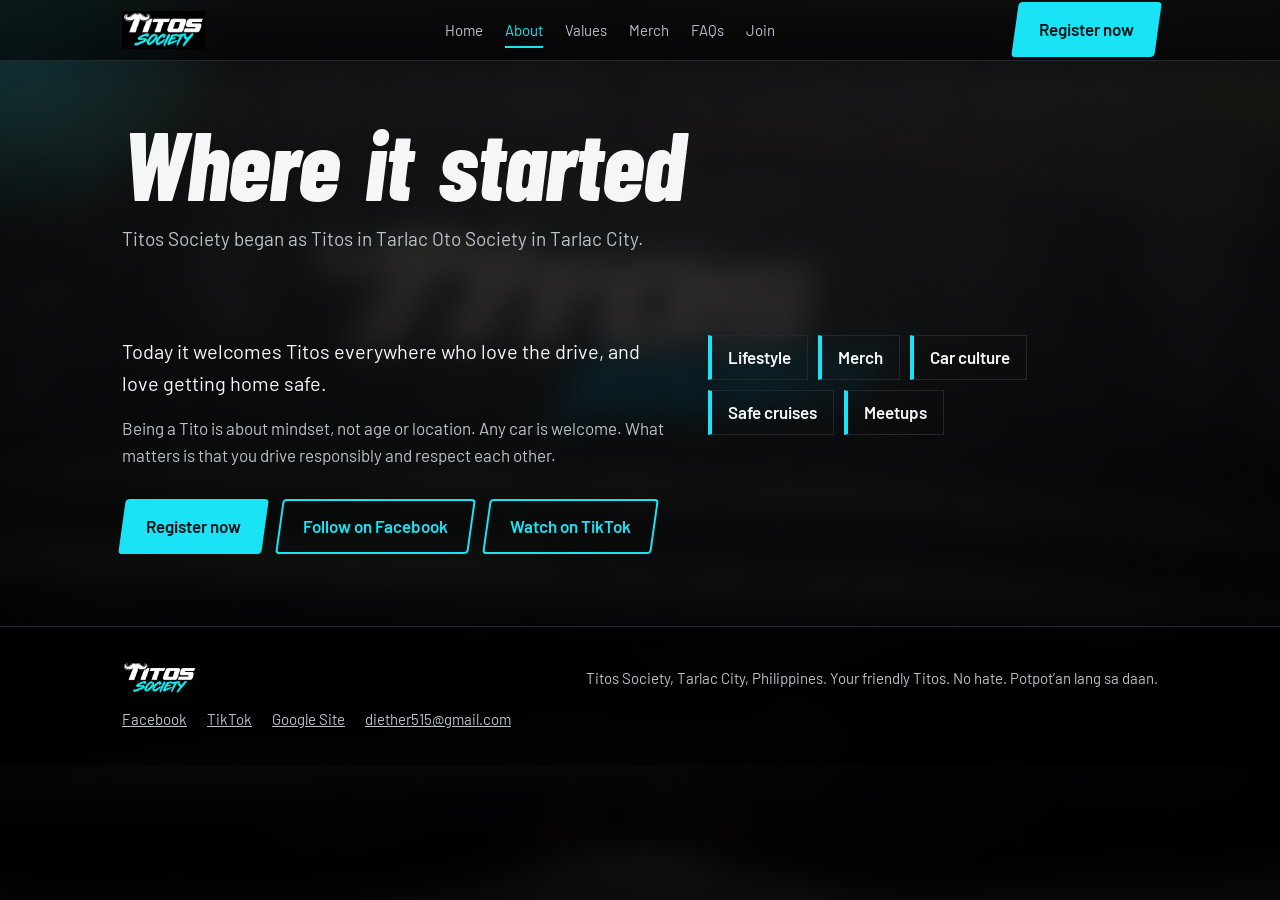
<file: about.html>
<!DOCTYPE html>
<html lang="en">
<head>
<meta charset="utf-8">
<meta name="viewport" content="width=device-width, initial-scale=1, viewport-fit=cover">
<meta name="color-scheme" content="dark">
<title>About | Titos Society</title>
<meta name="description" content="How Titos Society started in Tarlac City and who it welcomes.">
<link rel="icon" href="logo.png">
<link rel="preconnect" href="https://fonts.googleapis.com">
<link rel="preconnect" href="https://fonts.gstatic.com" crossorigin>
<link href="https://fonts.googleapis.com/css2?family=Barlow+Condensed:ital,wght@1,700;1,800&family=Barlow:wght@400;500;600&display=swap" rel="stylesheet">
<link rel="stylesheet" href="style.css">
</head>
<body>
<div class="bg" aria-hidden="true"><i class="s s1"></i><i class="s s2"></i><i class="s s3"></i><i class="s s4"></i><span class="streak"></span><span class="streak"></span><b class="glow"></b></div>
<div class="pt" aria-hidden="true"></div>
<header><div class="wrap">
  <a href="home.html" aria-label="Titos Society home"><img src="logo.png" alt="Titos Society"></a>
  <nav id="nav" aria-label="Main"><a href="home.html">Home</a><a href="about.html" class=on aria-current=page>About</a><a href="values.html">Values</a><a href="merch.html">Merch</a><a href="faq.html">FAQs</a><a href="join.html">Join</a></nav>
  <a class="btn p" href="join.html"><span>Register now</span></a>
  <button class="mb" id="mb" aria-expanded="false" aria-controls="nav">Menu</button>
</div></header>
<main id="top">
<div class="wrap ph"><h1 class="d">Where it started</h1><p>Titos Society began as Titos in Tarlac Oto Society in Tarlac City.</p></div><section><div class="wrap about">
  <div>
    <p>Today it welcomes Titos everywhere who love the drive, and love getting home safe.</p>
    <p>Being a Tito is about mindset, not age or location. Any car is welcome. What matters is that you drive responsibly and respect each other.</p>
    <div class="acts"><a class="btn p" href="join.html"><span>Register now</span></a><a class="btn g" href="https://www.facebook.com/profile.php?id=61595237911390" target="_blank" rel="noopener"><span>Follow on Facebook</span></a><a class="btn g" href="https://www.tiktok.com/@titos.society" target="_blank" rel="noopener"><span>Watch on TikTok</span></a></div>
  </div>
  <div class="tags" aria-label="What we’re about"><b>Lifestyle</b><b>Merch</b><b>Car culture</b><b>Safe cruises</b><b>Meetups</b></div>
</div></section>
</main>
<footer><div class="wrap">
  <img src="logo.png" alt="Titos Society">
  <span>Titos Society, Tarlac City, Philippines. Your friendly Titos. No hate. Potpot’an lang sa daan.</span>
  <span class="soc"><a href="https://www.facebook.com/profile.php?id=61595237911390" target="_blank" rel="noopener">Facebook</a><a href="https://www.tiktok.com/@titos.society" target="_blank" rel="noopener">TikTok</a><a href="https://sites.google.com/view/titosociety/home" target="_blank" rel="noopener">Google Site</a><a href="mailto:diether515@gmail.com">diether515@gmail.com</a></span>
</div></footer>
<script src="main.js" defer></script>
</body>
</html>
</file>
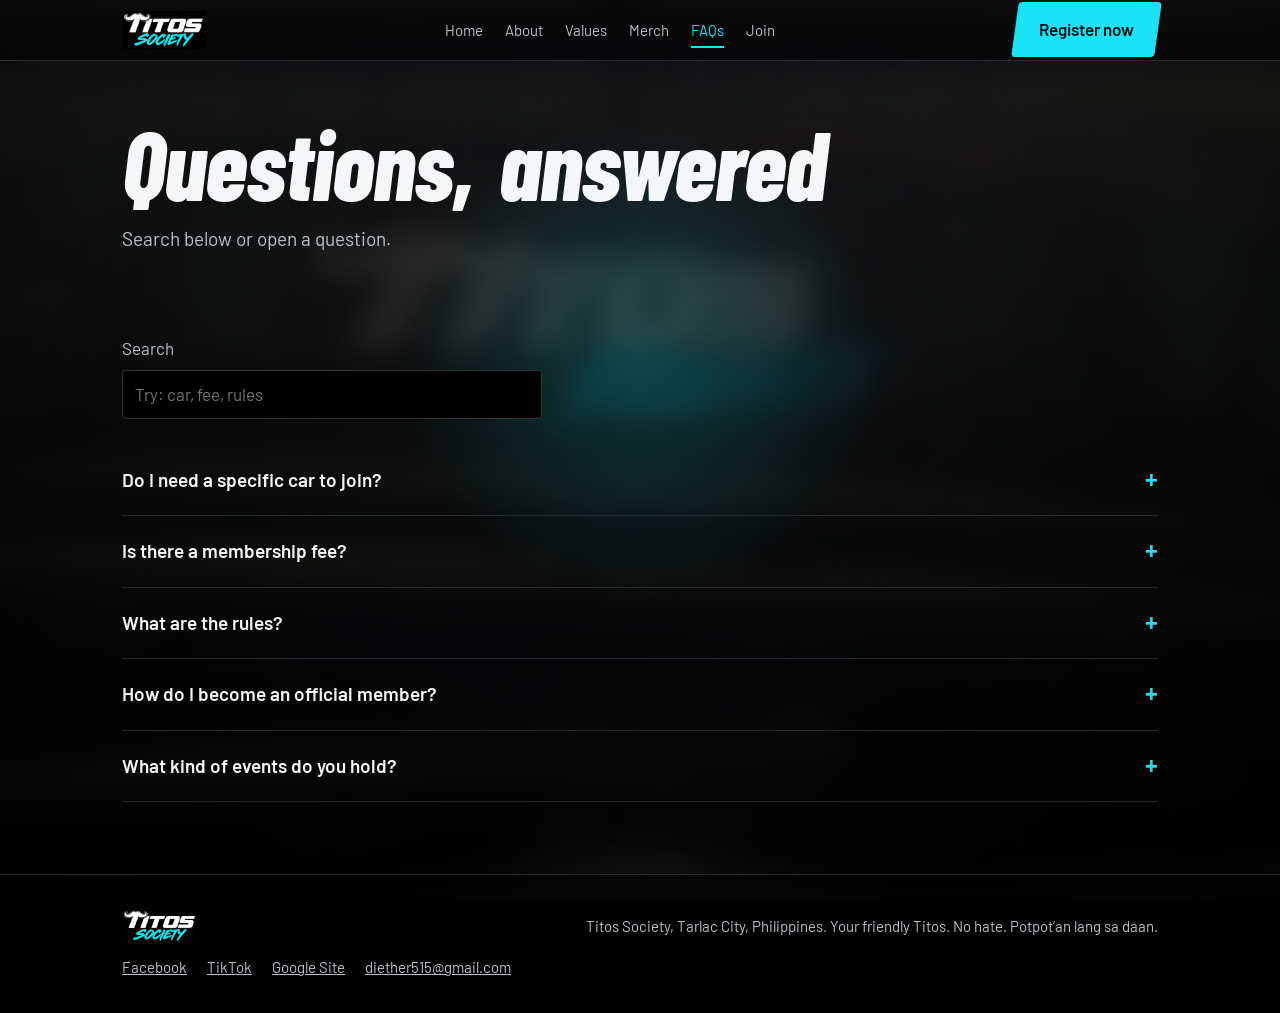
<file: faq.html>
<!DOCTYPE html>
<html lang="en">
<head>
<meta charset="utf-8">
<meta name="viewport" content="width=device-width, initial-scale=1, viewport-fit=cover">
<meta name="color-scheme" content="dark">
<title>Questions, answered | Titos Society</title>
<meta name="description" content="Answers about joining Titos Society: cars, fees, rules, membership, and events.">
<link rel="icon" href="logo.png">
<link rel="preconnect" href="https://fonts.googleapis.com">
<link rel="preconnect" href="https://fonts.gstatic.com" crossorigin>
<link href="https://fonts.googleapis.com/css2?family=Barlow+Condensed:ital,wght@1,700;1,800&family=Barlow:wght@400;500;600&display=swap" rel="stylesheet">
<link rel="stylesheet" href="style.css">
</head>
<body>
<div class="bg" aria-hidden="true"><i class="s s1"></i><i class="s s2"></i><i class="s s3"></i><i class="s s4"></i><span class="streak"></span><span class="streak"></span><b class="glow"></b></div>
<div class="pt" aria-hidden="true"></div>
<header><div class="wrap">
  <a href="home.html" aria-label="Titos Society home"><img src="logo.png" alt="Titos Society"></a>
  <nav id="nav" aria-label="Main"><a href="home.html">Home</a><a href="about.html">About</a><a href="values.html">Values</a><a href="merch.html">Merch</a><a href="faq.html" class=on aria-current=page>FAQs</a><a href="join.html">Join</a></nav>
  <a class="btn p" href="join.html"><span>Register now</span></a>
  <button class="mb" id="mb" aria-expanded="false" aria-controls="nav">Menu</button>
</div></header>
<main id="top">
<div class="wrap ph"><h1 class="d">Questions, answered</h1><p>Search below or open a question.</p></div><section><div class="wrap">
  <label for="q" class="lead" style="display:block;margin:0 0 8px">Search</label>
  <input id="q" class="field" type="search" placeholder="Try: car, fee, rules" style="max-width:420px;margin:0 0 26px;background:#000;border:1px solid #333;border-radius:4px;padding:10px 12px;color:var(--ink);font:inherit;width:100%">
  <div id="list">
  <details><summary>Do I need a specific car to join?</summary><p>Any car is welcome. What matters is that you drive responsibly and respect the code of conduct.</p></details>
  <details><summary>Is there a membership fee?</summary><p>The application is free. Any membership fee details are shared by the admins after your application is reviewed.</p></details>
  <details><summary>What are the rules?</summary><p>Follow Philippine traffic laws, wear your seatbelt, never drive under the influence, and never race, drift, or do burnouts on public roads. Keep the community respectful and non-toxic. Rule breaking leads to a verbal warning, then temporary suspension, then removal. Serious violations can mean immediate suspension or removal.</p></details>
  <details><summary>How do I become an official member?</summary><p>Send your application, then attend at least two community meetups or activities. It helps everyone get to know you and helps you get to know the Society’s values.</p></details>
  <details><summary>What kind of events do you hold?</summary><p>Safe cruises, meetups, and community activities. Details are posted to members after approval.</p></details>
  </div>
  <p id="none" class="lead" hidden>No match. Ask us on <a href="https://m.me/61595237911390" target="_blank" rel="noopener" style="color:var(--cy)">Messenger</a> or email <a href="mailto:diether515@gmail.com" style="color:var(--cy)">diether515@gmail.com</a>.</p>
</div></section>
</main>
<footer><div class="wrap">
  <img src="logo.png" alt="Titos Society">
  <span>Titos Society, Tarlac City, Philippines. Your friendly Titos. No hate. Potpot’an lang sa daan.</span>
  <span class="soc"><a href="https://www.facebook.com/profile.php?id=61595237911390" target="_blank" rel="noopener">Facebook</a><a href="https://www.tiktok.com/@titos.society" target="_blank" rel="noopener">TikTok</a><a href="https://sites.google.com/view/titosociety/home" target="_blank" rel="noopener">Google Site</a><a href="mailto:diether515@gmail.com">diether515@gmail.com</a></span>
</div></footer>
<script src="main.js" defer></script><script src="faq.js" defer></script>
</body>
</html>
</file>
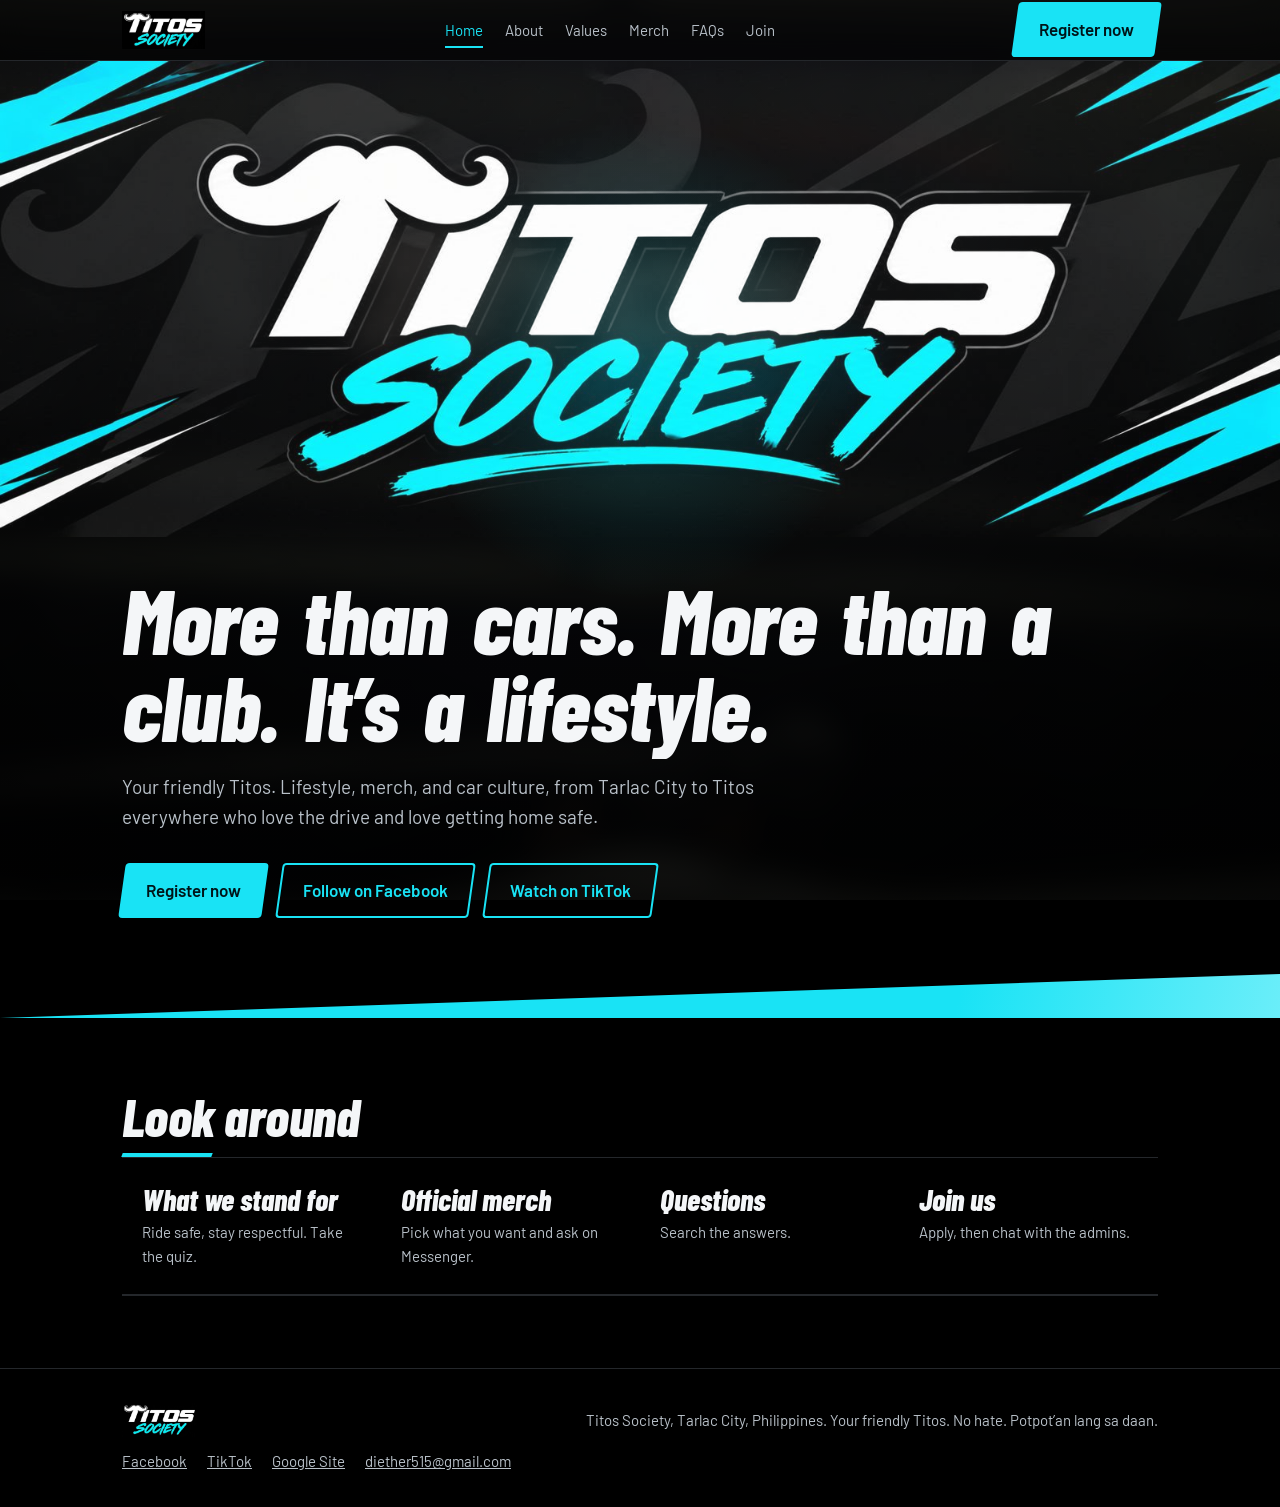
<file: home.html>
<!DOCTYPE html>
<html lang="en">
<head>
<meta charset="utf-8">
<meta name="viewport" content="width=device-width, initial-scale=1, viewport-fit=cover">
<meta name="color-scheme" content="dark">
<title>Lifestyle, Merch and Car Culture in Tarlac City | Titos Society</title>
<meta name="description" content="Titos Society is a friendly car community from Tarlac City. More than cars, more than a club, it’s a lifestyle.">
<link rel="icon" href="logo.png">
<link rel="preconnect" href="https://fonts.googleapis.com">
<link rel="preconnect" href="https://fonts.gstatic.com" crossorigin>
<link href="https://fonts.googleapis.com/css2?family=Barlow+Condensed:ital,wght@1,700;1,800&family=Barlow:wght@400;500;600&display=swap" rel="stylesheet">
<link rel="stylesheet" href="style.css">
</head>
<body>
<div class="bg" aria-hidden="true"><i class="s s1"></i><i class="s s2"></i><i class="s s3"></i><i class="s s4"></i><span class="streak"></span><span class="streak"></span><b class="glow"></b></div>
<div class="pt" aria-hidden="true"></div>
<header><div class="wrap">
  <a href="home.html" aria-label="Titos Society home"><img src="logo.png" alt="Titos Society"></a>
  <nav id="nav" aria-label="Main"><a href="home.html" class=on aria-current=page>Home</a><a href="about.html">About</a><a href="values.html">Values</a><a href="merch.html">Merch</a><a href="faq.html">FAQs</a><a href="join.html">Join</a></nav>
  <a class="btn p" href="join.html"><span>Register now</span></a>
  <button class="mb" id="mb" aria-expanded="false" aria-controls="nav">Menu</button>
</div></header>
<main id="top">
<div class="hero">
  <img src="banner.jpg" alt="Titos Society banner">
  <div class="wrap">
    <h1 class="d">More than cars. More than a club. It’s a lifestyle.</h1>
    <p>Your friendly Titos. Lifestyle, merch, and car culture, from Tarlac City to Titos everywhere who love the drive and love getting home safe.</p>
    <div class="acts"><a class="btn p" href="join.html"><span>Register now</span></a><a class="btn g" href="https://www.facebook.com/profile.php?id=61595237911390" target="_blank" rel="noopener"><span>Follow on Facebook</span></a><a class="btn g" href="https://www.tiktok.com/@titos.society" target="_blank" rel="noopener"><span>Watch on TikTok</span></a></div>
  </div>
</div>
<div class="shard" aria-hidden="true"></div>
<section><div class="wrap">
  <h2 class="d">Look around</h2>
  <div class="tiles">
    <a class="tile" href="values.html"><h3>What we stand for</h3><p>Ride safe, stay respectful. Take the quiz.</p></a>
    <a class="tile" href="merch.html"><h3>Official merch</h3><p>Pick what you want and ask on Messenger.</p></a>
    <a class="tile" href="faq.html"><h3>Questions</h3><p>Search the answers.</p></a>
    <a class="tile" href="join.html"><h3>Join us</h3><p>Apply, then chat with the admins.</p></a>
  </div>
</div></section>
</main>
<footer><div class="wrap">
  <img src="logo.png" alt="Titos Society">
  <span>Titos Society, Tarlac City, Philippines. Your friendly Titos. No hate. Potpot’an lang sa daan.</span>
  <span class="soc"><a href="https://www.facebook.com/profile.php?id=61595237911390" target="_blank" rel="noopener">Facebook</a><a href="https://www.tiktok.com/@titos.society" target="_blank" rel="noopener">TikTok</a><a href="https://sites.google.com/view/titosociety/home" target="_blank" rel="noopener">Google Site</a><a href="mailto:diether515@gmail.com">diether515@gmail.com</a></span>
</div></footer>
<script src="main.js" defer></script>
</body>
</html>
</file>
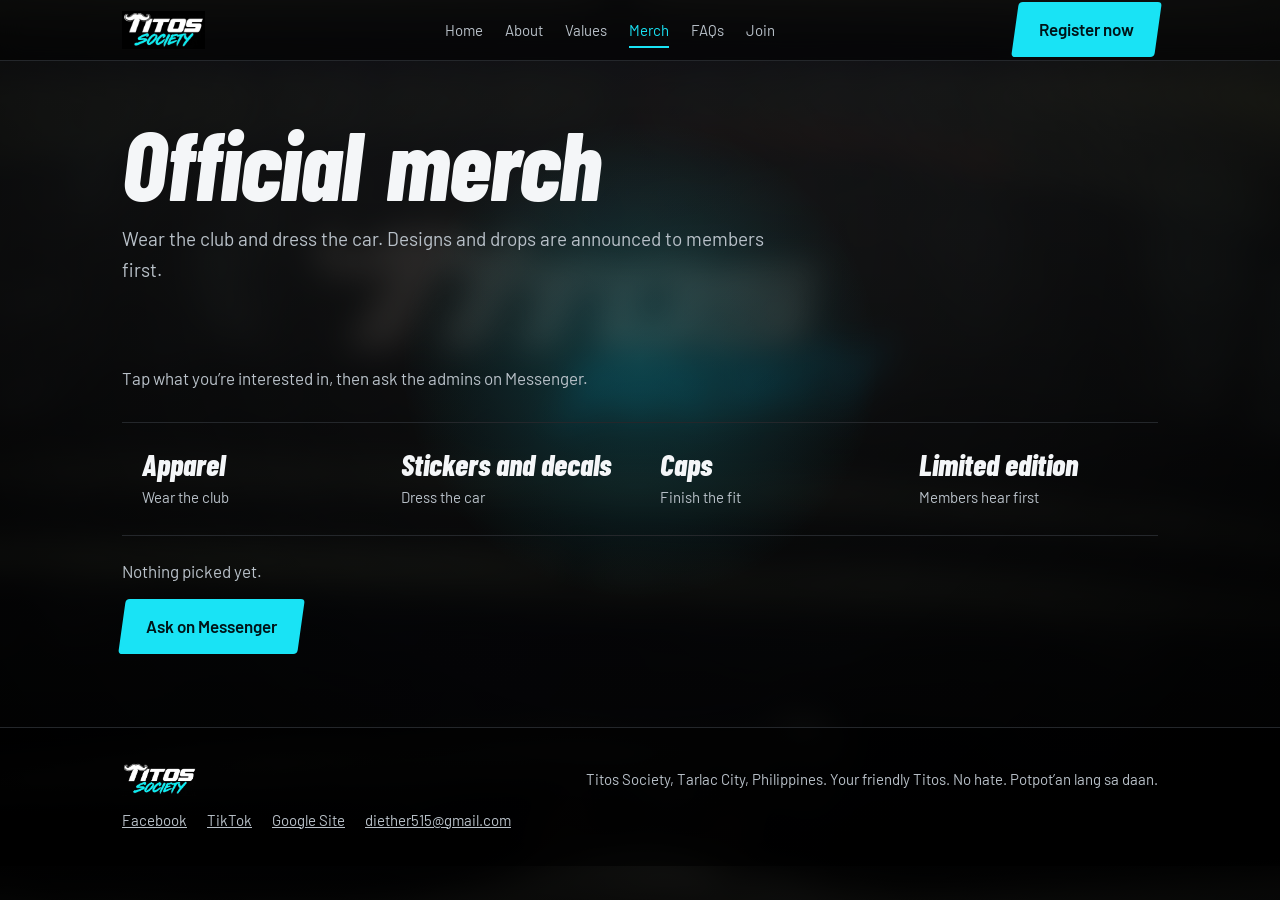
<file: merch.html>
<!DOCTYPE html>
<html lang="en">
<head>
<meta charset="utf-8">
<meta name="viewport" content="width=device-width, initial-scale=1, viewport-fit=cover">
<meta name="color-scheme" content="dark">
<title>Official merch | Titos Society</title>
<meta name="description" content="Titos Society apparel, stickers and decals, caps, and limited edition drops.">
<link rel="icon" href="logo.png">
<link rel="preconnect" href="https://fonts.googleapis.com">
<link rel="preconnect" href="https://fonts.gstatic.com" crossorigin>
<link href="https://fonts.googleapis.com/css2?family=Barlow+Condensed:ital,wght@1,700;1,800&family=Barlow:wght@400;500;600&display=swap" rel="stylesheet">
<link rel="stylesheet" href="style.css">
</head>
<body>
<div class="bg" aria-hidden="true"><i class="s s1"></i><i class="s s2"></i><i class="s s3"></i><i class="s s4"></i><span class="streak"></span><span class="streak"></span><b class="glow"></b></div>
<div class="pt" aria-hidden="true"></div>
<header><div class="wrap">
  <a href="home.html" aria-label="Titos Society home"><img src="logo.png" alt="Titos Society"></a>
  <nav id="nav" aria-label="Main"><a href="home.html">Home</a><a href="about.html">About</a><a href="values.html">Values</a><a href="merch.html" class=on aria-current=page>Merch</a><a href="faq.html">FAQs</a><a href="join.html">Join</a></nav>
  <a class="btn p" href="join.html"><span>Register now</span></a>
  <button class="mb" id="mb" aria-expanded="false" aria-controls="nav">Menu</button>
</div></header>
<main id="top">
<div class="wrap ph"><h1 class="d">Official merch</h1><p>Wear the club and dress the car. Designs and drops are announced to members first.</p></div><section><div class="wrap">
  <p class="lead" style="margin-top:0">Tap what you’re interested in, then ask the admins on Messenger.</p>
  <div class="tiles" id="picks">
    <button class="tile" type="button" aria-pressed="false" data-n="Apparel"><h3>Apparel</h3><p>Wear the club</p></button>
    <button class="tile" type="button" aria-pressed="false" data-n="Stickers and decals"><h3>Stickers and decals</h3><p>Dress the car</p></button>
    <button class="tile" type="button" aria-pressed="false" data-n="Caps"><h3>Caps</h3><p>Finish the fit</p></button>
    <button class="tile" type="button" aria-pressed="false" data-n="Limited edition"><h3>Limited edition</h3><p>Members hear first</p></button>
  </div>
  <p class="sum" id="sum" aria-live="polite">Nothing picked yet.</p>
  <button class="btn p" id="ask" type="button" disabled><span>Ask on Messenger</span></button>
  <p class="lead" id="mnote" hidden style="margin:16px 0 0">Your message is copied. Paste it in the chat and send. <a href="https://m.me/61595237911390" target="_blank" rel="noopener" style="color:var(--cy)">Open Messenger</a></p>
</div></section>
</main>
<footer><div class="wrap">
  <img src="logo.png" alt="Titos Society">
  <span>Titos Society, Tarlac City, Philippines. Your friendly Titos. No hate. Potpot’an lang sa daan.</span>
  <span class="soc"><a href="https://www.facebook.com/profile.php?id=61595237911390" target="_blank" rel="noopener">Facebook</a><a href="https://www.tiktok.com/@titos.society" target="_blank" rel="noopener">TikTok</a><a href="https://sites.google.com/view/titosociety/home" target="_blank" rel="noopener">Google Site</a><a href="mailto:diether515@gmail.com">diether515@gmail.com</a></span>
</div></footer>
<script src="main.js" defer></script><script src="merch.js" defer></script>
</body>
</html>
</file>
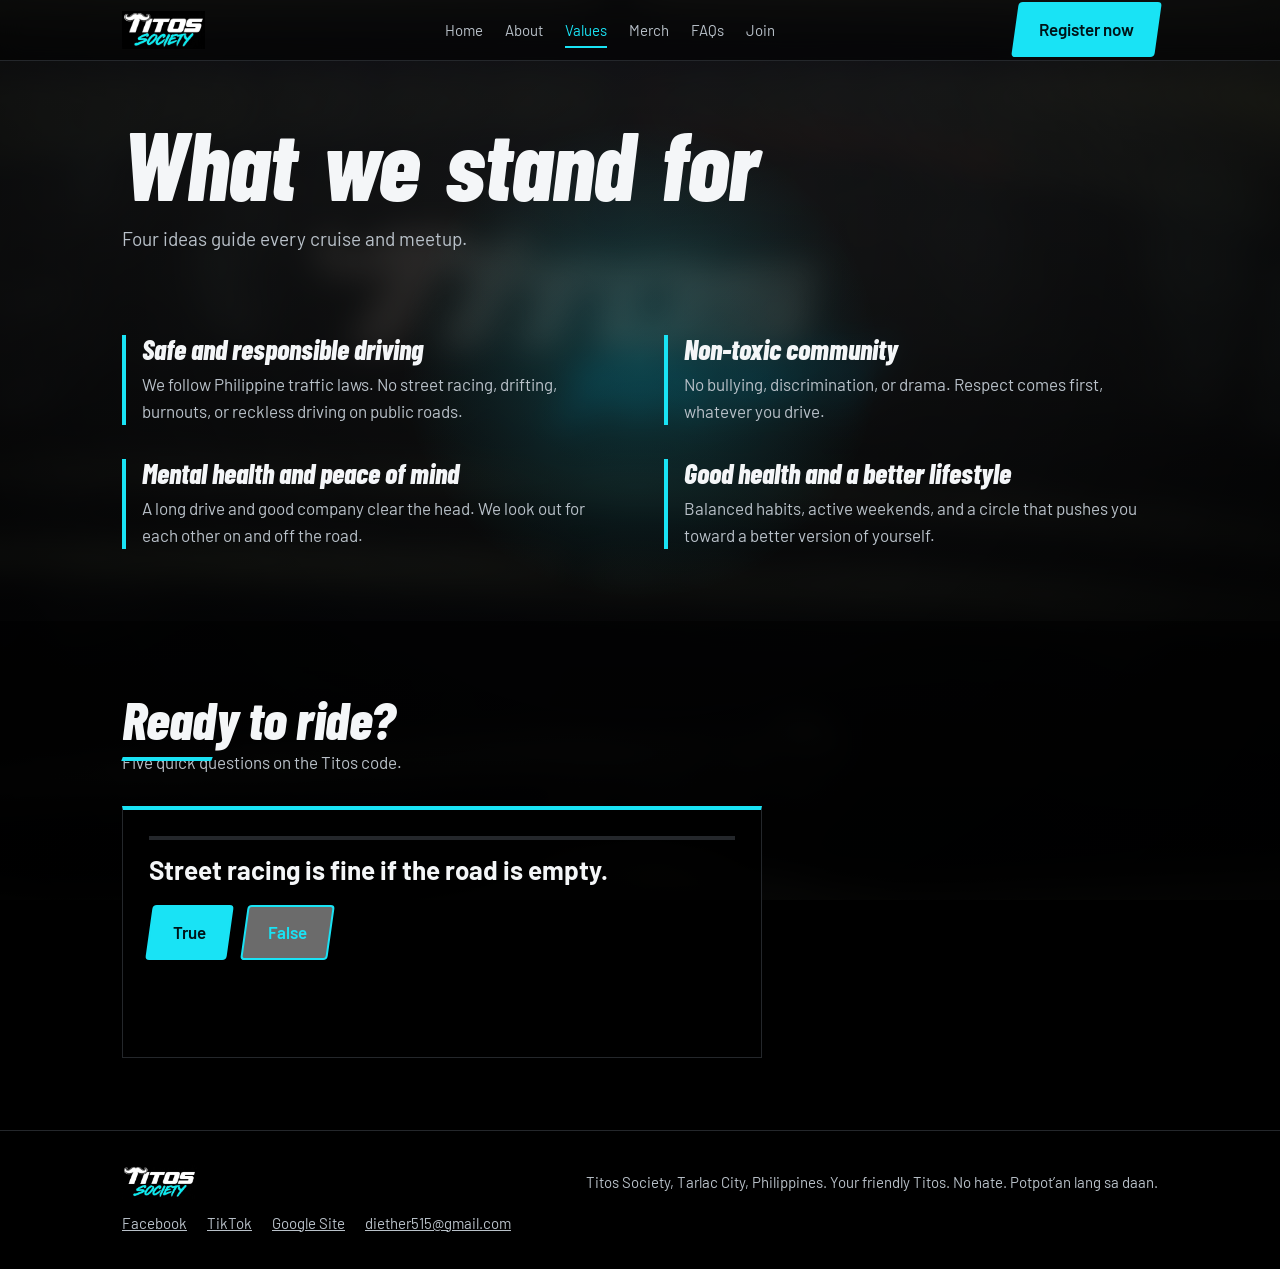
<file: values.html>
<!DOCTYPE html>
<html lang="en">
<head>
<meta charset="utf-8">
<meta name="viewport" content="width=device-width, initial-scale=1, viewport-fit=cover">
<meta name="color-scheme" content="dark">
<title>What we stand for | Titos Society</title>
<meta name="description" content="The Titos Society code: safe driving, a non-toxic community, peace of mind, and a better lifestyle.">
<link rel="icon" href="logo.png">
<link rel="preconnect" href="https://fonts.googleapis.com">
<link rel="preconnect" href="https://fonts.gstatic.com" crossorigin>
<link href="https://fonts.googleapis.com/css2?family=Barlow+Condensed:ital,wght@1,700;1,800&family=Barlow:wght@400;500;600&display=swap" rel="stylesheet">
<link rel="stylesheet" href="style.css">
</head>
<body>
<div class="bg" aria-hidden="true"><i class="s s1"></i><i class="s s2"></i><i class="s s3"></i><i class="s s4"></i><span class="streak"></span><span class="streak"></span><b class="glow"></b></div>
<div class="pt" aria-hidden="true"></div>
<header><div class="wrap">
  <a href="home.html" aria-label="Titos Society home"><img src="logo.png" alt="Titos Society"></a>
  <nav id="nav" aria-label="Main"><a href="home.html">Home</a><a href="about.html">About</a><a href="values.html" class=on aria-current=page>Values</a><a href="merch.html">Merch</a><a href="faq.html">FAQs</a><a href="join.html">Join</a></nav>
  <a class="btn p" href="join.html"><span>Register now</span></a>
  <button class="mb" id="mb" aria-expanded="false" aria-controls="nav">Menu</button>
</div></header>
<main id="top">
<div class="wrap ph"><h1 class="d">What we stand for</h1><p>Four ideas guide every cruise and meetup.</p></div><section><div class="wrap"><div class="vals">
  <div><h3>Safe and responsible driving</h3><p>We follow Philippine traffic laws. No street racing, drifting, burnouts, or reckless driving on public roads.</p></div>
  <div><h3>Non-toxic community</h3><p>No bullying, discrimination, or drama. Respect comes first, whatever you drive.</p></div>
  <div><h3>Mental health and peace of mind</h3><p>A long drive and good company clear the head. We look out for each other on and off the road.</p></div>
  <div><h3>Good health and a better lifestyle</h3><p>Balanced habits, active weekends, and a circle that pushes you toward a better version of yourself.</p></div>
</div></div></section>
<section class="alt"><div class="wrap">
  <h2 class="d">Ready to ride?</h2>
  <p class="lead">Five quick questions on the Titos code.</p>
  <div class="qz" id="quiz" aria-live="polite"></div>
</div></section>
</main>
<footer><div class="wrap">
  <img src="logo.png" alt="Titos Society">
  <span>Titos Society, Tarlac City, Philippines. Your friendly Titos. No hate. Potpot’an lang sa daan.</span>
  <span class="soc"><a href="https://www.facebook.com/profile.php?id=61595237911390" target="_blank" rel="noopener">Facebook</a><a href="https://www.tiktok.com/@titos.society" target="_blank" rel="noopener">TikTok</a><a href="https://sites.google.com/view/titosociety/home" target="_blank" rel="noopener">Google Site</a><a href="mailto:diether515@gmail.com">diether515@gmail.com</a></span>
</div></footer>
<script src="main.js" defer></script><script src="quiz.js" defer></script>
</body>
</html>
</file>
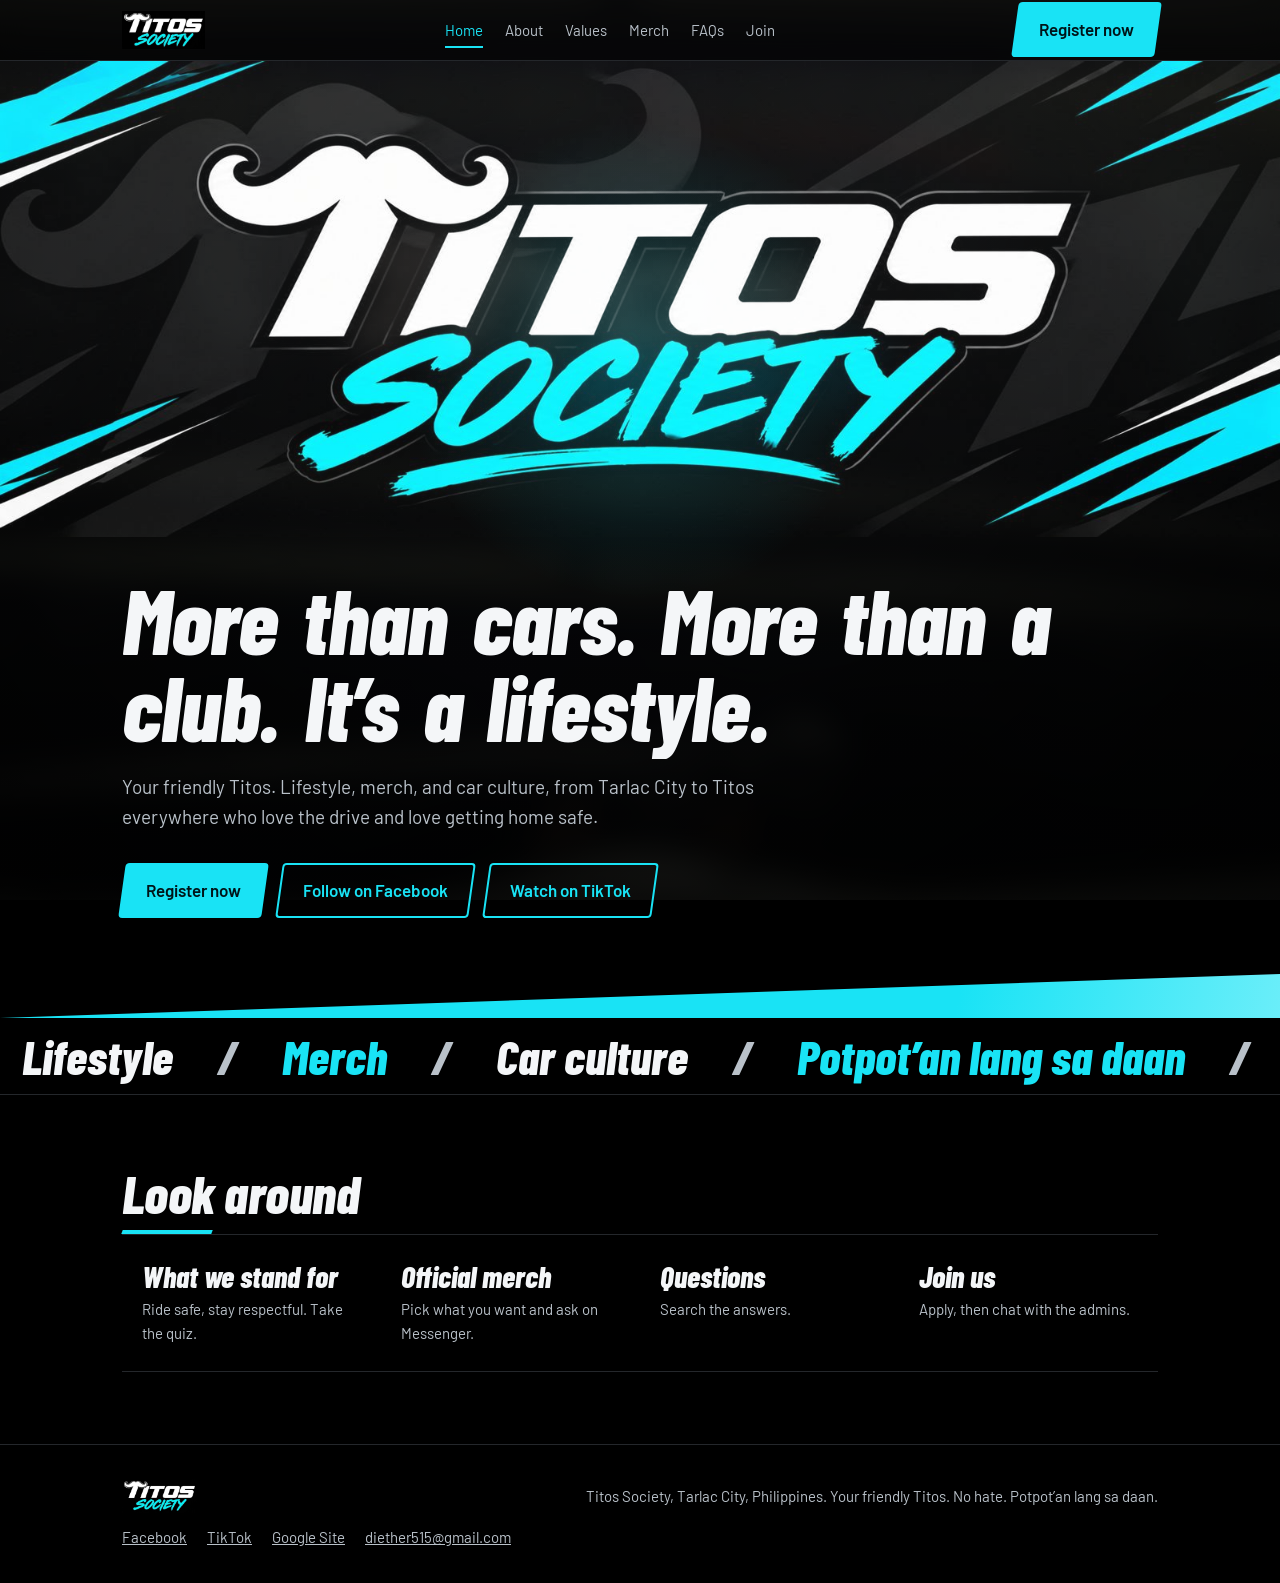
<file: new titos/home.html>
<!DOCTYPE html>
<html lang="en">
<head>
<meta charset="utf-8">
<meta name="viewport" content="width=device-width, initial-scale=1, viewport-fit=cover">
<meta name="color-scheme" content="dark">
<title>Lifestyle, Merch and Car Culture in Tarlac City | Titos Society</title>
<meta name="description" content="Titos Society is a friendly car community from Tarlac City. More than cars, more than a club, it’s a lifestyle.">
<link rel="icon" href="logo.png">
<link rel="preconnect" href="https://fonts.googleapis.com">
<link rel="preconnect" href="https://fonts.gstatic.com" crossorigin>
<link href="https://fonts.googleapis.com/css2?family=Barlow+Condensed:ital,wght@1,700;1,800&family=Barlow:wght@400;500;600&display=swap" rel="stylesheet">
<link rel="stylesheet" href="style.css">
</head>
<body>
<div class="bg" aria-hidden="true"><i class="s s1"></i><i class="s s2"></i><i class="s s3"></i><i class="s s4"></i><span class="streak"></span><span class="streak"></span><b class="glow"></b></div>
<div class="pt" aria-hidden="true"></div>
<header><div class="wrap">
  <a href="home.html" aria-label="Titos Society home"><img src="logo.png" alt="Titos Society"></a>
  <nav id="nav" aria-label="Main"><a href="home.html" class=on aria-current=page>Home</a><a href="about.html">About</a><a href="values.html">Values</a><a href="merch.html">Merch</a><a href="faq.html">FAQs</a><a href="join.html">Join</a></nav>
  <a class="btn p" href="join.html"><span>Register now</span></a>
  <button class="mb" id="mb" aria-expanded="false" aria-controls="nav">Menu</button>
</div></header>
<main id="top">
<div class="hero">
  <img src="banner.jpg" alt="Titos Society banner">
  <div class="wrap">
    <h1 class="d">More than cars. More than a club. It’s a lifestyle.</h1>
    <p>Your friendly Titos. Lifestyle, merch, and car culture, from Tarlac City to Titos everywhere who love the drive and love getting home safe.</p>
    <div class="acts"><a class="btn p" href="join.html"><span>Register now</span></a><a class="btn g" href="https://www.facebook.com/profile.php?id=61595237911390" target="_blank" rel="noopener"><span>Follow on Facebook</span></a><a class="btn g" href="https://www.tiktok.com/@titos.society" target="_blank" rel="noopener"><span>Watch on TikTok</span></a></div>
  </div>
</div>
<div class="shard" aria-hidden="true"></div>
<div class="band" aria-hidden="true"><div class="track"><span>Lifestyle</span><span>Merch</span><span>Car culture</span><span>Potpot’an lang sa daan</span></div></div>
<section><div class="wrap">
  <h2 class="d">Look around</h2>
  <div class="tiles">
    <a class="tile" href="values.html"><h3>What we stand for</h3><p>Ride safe, stay respectful. Take the quiz.</p></a>
    <a class="tile" href="merch.html"><h3>Official merch</h3><p>Pick what you want and ask on Messenger.</p></a>
    <a class="tile" href="faq.html"><h3>Questions</h3><p>Search the answers.</p></a>
    <a class="tile" href="join.html"><h3>Join us</h3><p>Apply, then chat with the admins.</p></a>
  </div>
</div></section>
</main>
<footer><div class="wrap">
  <img src="logo.png" alt="Titos Society">
  <span>Titos Society, Tarlac City, Philippines. Your friendly Titos. No hate. Potpot’an lang sa daan.</span>
  <span class="soc"><a href="https://www.facebook.com/profile.php?id=61595237911390" target="_blank" rel="noopener">Facebook</a><a href="https://www.tiktok.com/@titos.society" target="_blank" rel="noopener">TikTok</a><a href="https://sites.google.com/view/titosociety/home" target="_blank" rel="noopener">Google Site</a><a href="mailto:diether515@gmail.com">diether515@gmail.com</a></span>
</div></footer>
<script src="main.js" defer></script>
</body>
</html>
</file>
<file: style.css>
:root{--bg:#000;--bg2:#0c0d0f;--ink:#f4f6f8;--mute:#9ba3ab;--line:#24272b;--cy:#19e3f5;--cy2:#0bb9c8;color-scheme:dark;box-sizing:border-box;padding-top:env(safe-area-inset-top,0px);padding-bottom:env(safe-area-inset-bottom,0px)}
*,*::before,*::after{box-sizing:inherit}
html{scroll-behavior:smooth;scroll-padding-top:calc(64px + env(safe-area-inset-top,0px))}
body{margin:0;background:var(--bg);color:var(--ink);font:400 17px/1.6 Barlow,system-ui,sans-serif}
body::before{content:"";position:fixed;inset:0 0 auto;height:env(safe-area-inset-top,0px);background:#000;z-index:10}
a{color:inherit}
.d{font-family:"Barlow Condensed",Impact,sans-serif;font-style:italic;font-weight:800;letter-spacing:-.01em;line-height:.95;margin:0}
.wrap{max-width:1080px;margin:0 auto;padding:0 22px}
header{position:sticky;top:env(safe-area-inset-top,0px);z-index:9;background:rgba(0,0,0,.92);backdrop-filter:blur(8px);border-bottom:1px solid var(--line)}
header .wrap{display:flex;align-items:center;justify-content:space-between;gap:16px;height:60px}
header img{height:38px;width:auto;display:block}
nav{display:flex;gap:22px;font-size:15px;color:var(--mute)}
nav a{text-decoration:none}nav a:hover{color:var(--ink)}
.btn{display:inline-block;padding:12px 22px;font-weight:600;text-decoration:none;border-radius:4px;border:2px solid var(--cy);transform:skewX(-8deg)}
.btn span{display:inline-block;transform:skewX(8deg)}
.btn.p{background:var(--cy);color:#001418}.btn.p:hover{background:#6af1fb;border-color:#6af1fb}
.btn.g{color:var(--cy)}.btn.g:hover{background:rgba(25,227,245,.12)}
a:focus-visible,summary:focus-visible{outline:3px solid #fff;outline-offset:3px}
.hero img{display:block;width:100%;height:auto}
.hero .wrap{padding-top:38px;padding-bottom:56px}
.hero h1{font-size:clamp(44px,8vw,92px);max-width:11em}
.hero p{max-width:34em;color:var(--mute);font-size:19px;margin:22px 0 0}
.acts{display:flex;flex-wrap:wrap;gap:14px;margin-top:30px}
.shard{height:44px;background:var(--cy);clip-path:polygon(0 100%,100% 0,100% 100%)}
section{padding:72px 0}
section.alt{background:var(--bg2)}
h2{font-size:clamp(34px,5vw,54px);margin-bottom:28px}
.about{display:grid;gap:36px;grid-template-columns:1.1fr .9fr;align-items:start}
.about p{margin:0 0 16px;color:var(--mute)}.about p:first-child{color:var(--ink);font-size:20px}
.tags{display:flex;flex-wrap:wrap;gap:10px;align-content:start}
.tags b{font-weight:600;padding:8px 16px;border:1px solid var(--line);border-left:4px solid var(--cy)}
.vals{display:grid;gap:34px 48px;grid-template-columns:1fr 1fr}
.vals div{border-left:4px solid var(--cy);padding-left:20px}
.vals h3{font:800 italic 28px/1 "Barlow Condensed",Impact,sans-serif;margin:0 0 8px}
.vals p{margin:0;color:var(--mute)}
.merch{display:grid;grid-template-columns:repeat(4,1fr);gap:0;border-top:1px solid var(--line)}
.merch div{padding:26px 20px 26px 0;border-bottom:1px solid var(--line)}
.merch h3{font:800 italic 30px/1 "Barlow Condensed",Impact,sans-serif;margin:0}
.lead{color:var(--mute);max-width:36em;margin:-12px 0 30px}
details{border-bottom:1px solid var(--line)}
summary{cursor:pointer;list-style:none;padding:20px 0;font-weight:600;font-size:19px;display:flex;justify-content:space-between;gap:16px}
summary::-webkit-details-marker{display:none}
summary::after{content:"+";color:var(--cy);font-size:26px;line-height:1;transition:transform .2s}
details[open] summary::after{transform:rotate(45deg)}
details p{margin:0 0 22px;color:var(--mute);max-width:42em}
.join{text-align:left}
.join h2{font-size:clamp(40px,7vw,76px);max-width:10em}
footer{border-top:1px solid var(--line);padding:34px 0;color:var(--mute);font-size:15px}
footer .wrap{display:flex;flex-wrap:wrap;gap:12px 40px;justify-content:space-between;align-items:center}
footer img{height:34px;width:auto}
.btn{position:relative;overflow:hidden;cursor:pointer}
button.btn{font:inherit;font-weight:600;line-height:1.6}
.btn::after{content:"";position:absolute;top:0;bottom:0;left:-70%;width:40%;background:linear-gradient(100deg,transparent,rgba(255,255,255,.6),transparent);transform:skewX(-20deg);transition:left .6s}
.btn:hover::after{left:130%}.btn:active{transform:skewX(-8deg) translateY(2px)}
.w{display:inline-block;overflow:hidden;vertical-align:bottom;padding:0 .08em .1em 0;margin-bottom:-.1em}
.w i{display:inline-block;font-style:inherit}
.band{overflow:hidden;border-bottom:1px solid var(--line);padding:14px 0}
.track{display:flex;width:max-content;font:800 italic clamp(30px,4.5vw,48px)/1 "Barlow Condensed",Impact,sans-serif}
.track span{padding:0 22px;white-space:nowrap}.track span:nth-child(even){color:var(--cy)}
.track span::after{content:"/";color:var(--mute);margin-left:44px}
.vals div{border-left:0;position:relative}
.vals div::before{content:"";position:absolute;left:0;top:0;bottom:0;width:4px;background:var(--cy);transform-origin:top}
.merch div{position:relative;overflow:hidden;padding:26px 20px}
.merch div::before{content:"";position:absolute;inset:0 -24px;background:var(--cy);transform:translateX(-105%) skewX(-12deg);transition:transform .45s cubic-bezier(.2,.8,.2,1)}
.merch div:hover::before{transform:translateX(0) skewX(-12deg)}
.merch h3{position:relative;transition:color .3s}.merch div:hover h3{color:#001418}
footer .soc{display:flex;gap:20px;flex-wrap:wrap}footer .soc a:hover{color:var(--cy)}
dialog{border:1px solid var(--line);border-top:4px solid var(--cy);background:var(--bg2);color:var(--ink);width:min(580px,calc(100% - 32px));max-height:calc(100% - 32px);padding:28px;overflow:auto}
dialog::backdrop{background:rgba(0,0,0,.82);backdrop-filter:blur(4px)}
dialog form{position:relative}dialog h2{font-size:40px;margin:0 0 10px;padding-right:36px}
.x{position:absolute;right:-6px;top:-8px;background:none;border:0;color:var(--mute);font-size:32px;line-height:1;cursor:pointer;padding:6px 10px}.x:hover{color:var(--cy)}
.fg{display:grid;grid-template-columns:1fr 1fr;gap:12px;margin-top:18px}.fg .full{grid-column:1/-1}
dialog label{display:block;font-size:14px;color:var(--mute)}
.field{width:100%;margin-top:4px;background:#000;border:1px solid #333;border-radius:4px;padding:10px 12px;color:var(--ink);font:inherit}
.field:focus{outline:2px solid var(--cy);outline-offset:1px;border-color:var(--cy)}.field.bad{border-color:#ff6b6b}
.chk{display:flex;gap:10px;align-items:flex-start;margin-top:14px;font-size:15px;color:var(--mute)}.chk input{margin-top:5px;accent-color:#19e3f5}
.err{color:#ff8a8a;min-height:1.5em;margin:10px 0 14px;font-size:15px}
.ok{display:block;margin-bottom:10px}.ok path{stroke-dasharray:40}
#out{font-size:14px;resize:vertical}
@media(prefers-reduced-motion:no-preference){
.hero img{animation:wipe 1.1s cubic-bezier(.2,.8,.2,1) both}
@keyframes wipe{from{clip-path:inset(0 100% 0 0);transform:scale(1.08)}to{clip-path:inset(0);transform:none}}
.w i{transform:translateY(108%);animation:up .75s cubic-bezier(.2,.8,.2,1) forwards;animation-delay:calc(.55s + var(--n)*70ms)}
@keyframes up{to{transform:none}}
.hero p,.hero .acts{opacity:0;animation:fade .8s 1.4s forwards}.hero .acts{animation-delay:1.6s}
@keyframes fade{to{opacity:1}}
.shard{transform-origin:left bottom;animation:draw .9s .9s cubic-bezier(.2,.8,.2,1) both}
@keyframes draw{from{transform:scaleX(0)}}
.hero .btn.p{animation:pulse 2.6s 2.8s infinite}
@keyframes pulse{0%{box-shadow:0 0 0 0 rgba(25,227,245,.55)}70%,100%{box-shadow:0 0 0 16px rgba(25,227,245,0)}}
.track{animation:run 30s linear infinite}.band:hover .track{animation-play-state:paused}
@keyframes run{to{transform:translateX(-50%)}}
html.js .rv{opacity:0;transform:translateY(24px);transition:opacity .7s ease var(--d,0ms),transform .8s cubic-bezier(.2,.8,.2,1) var(--d,0ms)}
html.js .rv.in{opacity:1;transform:none}
html.js .vals div::before{transform:scaleY(0);transition:transform .9s cubic-bezier(.2,.8,.2,1) calc(var(--d,0ms) + .25s)}
html.js .vals div.in::before{transform:none}
details[open] p{animation:drop .35s ease}
@keyframes drop{from{opacity:0;transform:translateY(-6px)}}
dialog[open]{animation:pop .4s cubic-bezier(.2,.8,.2,1)}
@keyframes pop{from{opacity:0;transform:translateY(26px) skewX(-3deg)}}
.ok path{stroke-dashoffset:40;animation:tick .6s .2s forwards}
@keyframes tick{to{stroke-dashoffset:0}}
}
@media(max-width:560px){.fg{grid-template-columns:1fr}}
@media(max-width:760px){nav{display:none}.about,.vals{grid-template-columns:1fr}.merch{grid-template-columns:1fr 1fr}section{padding:54px 0}}
@media(prefers-reduced-motion:reduce){html{scroll-behavior:auto}summary::after{transition:none}}
[hidden]{display:none!important}
.mb{display:none;background:none;border:1px solid var(--line);color:var(--ink);padding:6px 12px;font:inherit;cursor:pointer;border-radius:4px}
nav a.on{color:var(--cy)}
.ph{padding-top:56px;padding-bottom:8px}.ph h1{font-size:clamp(48px,9vw,96px)}.ph p{color:var(--mute);max-width:36em;font-size:19px;margin:16px 0 0}
.tiles{display:grid;grid-template-columns:repeat(4,1fr);border-top:1px solid var(--line)}
.tile{position:relative;overflow:hidden;padding:26px 20px;border-bottom:1px solid var(--line);text-decoration:none;color:inherit;display:block}
button.tile{background:none;border:0;border-bottom:1px solid var(--line);font:inherit;text-align:left;cursor:pointer}
.tile::before{content:"";position:absolute;inset:0 -24px;background:var(--cy);transform:translateX(-105%) skewX(-12deg);transition:transform .45s cubic-bezier(.2,.8,.2,1)}
.tile:hover::before,.tile[aria-pressed=true]::before{transform:translateX(0) skewX(-12deg)}
.tile h3,.tile p{position:relative;transition:color .3s}
.tile h3{font:800 italic 30px/1 "Barlow Condensed",Impact,sans-serif;margin:0 0 6px}.tile p{margin:0;color:var(--mute);font-size:15px}
.tile:hover h3,.tile:hover p,.tile[aria-pressed=true] h3,.tile[aria-pressed=true] p{color:#001418}
.qz{border:1px solid var(--line);border-top:4px solid var(--cy);padding:26px;max-width:640px;background:var(--bg)}
.qz h3{font:700 26px/1.2 Barlow,sans-serif;margin:14px 0 0}.qz .row{display:flex;gap:14px;margin-top:20px;flex-wrap:wrap}
.qz .fb{min-height:3.2em;margin:16px 0 0;color:var(--mute)}.good{color:var(--cy)}.no{color:#ff8a8a}
.bar{height:4px;background:var(--line)}.bar i{display:block;height:100%;width:0;background:var(--cy);transition:width .4s}
.sum{color:var(--mute);margin:22px 0 14px}
@media(max-width:760px){.tiles{grid-template-columns:1fr 1fr}.mb{display:block}header .btn{display:none}
nav{display:none;position:absolute;left:0;right:0;top:100%;flex-direction:column;gap:0;background:#000;border-bottom:1px solid var(--line)}nav.open{display:flex}nav a{padding:14px 22px;border-top:1px solid var(--line)}}


.terms{max-height:280px;overflow-y:auto;border:1px solid #334155;background:var(--bg2);padding:16px;margin-top:18px;font-size:15px;color:#cbd5e1;border-radius:6px}
.terms h3{margin:16px 0 4px;font-size:16px;color:#fff}.terms h3:first-child{margin-top:0}.terms p{margin:0}.terms ul{margin:4px 0 0;padding-left:20px}
.sigh{display:flex;justify-content:space-between;margin:18px 0 6px;font-size:14px;color:var(--mute)}.lnk{background:none;border:0;color:var(--cy);cursor:pointer;font:inherit;text-decoration:underline}
.sig{display:block;width:100%;height:160px;background:#fff;border:1px solid #475569;border-radius:6px;touch-action:none;cursor:crosshair}
.okmsg,.errmsg{padding:10px 14px;border-radius:6px;margin:0 0 20px}.okmsg{background:#052e1a;color:#86efac}.errmsg{background:#3b1212;color:#fca5a5}

:root{--mute:#b9c1c9}
.bg{position:fixed;inset:0;z-index:-1;overflow:hidden;background:#000}
.bg .s{position:absolute;inset:-6%;background-size:cover;background-position:center;filter:blur(16px) brightness(.5) saturate(1.15)}
.s1{background-image:url(bg1.jpg)}.s2{background-image:url(bg2.jpg);opacity:0}.s3{background-image:url(bg3.jpg);opacity:0}.s4{background-image:url(bg4.jpg);opacity:0}
.bg::after{content:"";position:absolute;inset:0;background:radial-gradient(ellipse at 50% 25%,rgba(0,0,0,.2),rgba(0,0,0,.78)),linear-gradient(rgba(0,0,0,.3),rgba(0,0,0,.6))}
.streak{position:absolute;top:-10%;bottom:-10%;width:16%;left:-30%;transform:skewX(-20deg);background:linear-gradient(100deg,transparent,rgba(25,227,245,.12),rgba(255,255,255,.07),transparent)}
.streak+.streak{width:8%}
.glow{position:absolute;left:-260px;top:-260px;width:520px;height:520px;background:radial-gradient(circle,rgba(25,227,245,.2),transparent 65%);transform:translate(var(--mx,50vw),var(--my,40vh));transition:transform .35s ease-out;z-index:1}
header{background:rgba(0,0,0,.6);backdrop-filter:blur(12px);transition:transform .45s cubic-bezier(.2,.8,.2,1)}
header.hide{transform:translateY(-110%)}
header::after{content:"";position:absolute;left:0;right:0;bottom:-1px;height:3px;background:var(--cy);transform-origin:left;transform:scaleX(var(--p,0))}
nav a{position:relative;padding:4px 0}
nav a::after{content:"";position:absolute;left:0;right:0;bottom:-2px;height:2px;background:var(--cy);transform:scaleX(0);transform-origin:right;transition:transform .35s}
nav a:hover::after,nav a.on::after{transform:scaleX(1);transform-origin:left}
header a img{transition:transform .3s}header a:hover img{transform:rotate(-3deg) scale(1.06)}
header img,footer img,.hero img{mix-blend-mode:screen}
section.alt{background:rgba(0,0,0,.5)}.band{background:rgba(0,0,0,.35)}footer{background:rgba(0,0,0,.6)}.qz{background:rgba(0,0,0,.7)}
.tile:hover{translate:0 -4px}
h2.d::after{content:"";display:block;height:4px;width:90px;background:var(--cy);margin-top:12px;transform:skewX(-20deg)}
.pt{position:fixed;inset:0 -20%;z-index:100;background:var(--cy);transform:translateX(-110%) skewX(-12deg);pointer-events:none}
@media(prefers-reduced-motion:no-preference){
.bg .s{animation:fadeS 32s infinite,kb 32s linear infinite}.s2{animation-delay:8s}.s3{animation-delay:16s}.s4{animation-delay:24s}
@keyframes fadeS{0%{opacity:0}6%,25%{opacity:1}31%,100%{opacity:0}}
@keyframes kb{0%,100%{transform:scale(1.02)}50%{transform:scale(1.14) translate(-2%,-1.5%)}}
.streak{animation:sweep 9s linear infinite}.streak+.streak{animation-duration:14s;animation-delay:-5s}
@keyframes sweep{to{left:125%}}
header{animation:hin .8s cubic-bezier(.2,.8,.2,1) backwards}@keyframes hin{from{transform:translateY(-100%)}}
.shard{background:linear-gradient(100deg,var(--cy) 30%,#b9f8fd 50%,var(--cy) 70%) 0 0/250% 100%;animation:draw .9s .9s cubic-bezier(.2,.8,.2,1) both,shine 4s 2s linear infinite}
@keyframes shine{to{background-position:-250% 0}}
.tags b{animation:bob 4s ease-in-out infinite}.tags b:nth-child(2){animation-delay:-.8s}.tags b:nth-child(3){animation-delay:-1.6s}.tags b:nth-child(4){animation-delay:-2.4s}.tags b:nth-child(5){animation-delay:-3.2s}
@keyframes bob{50%{translate:0 -6px}}
html.js h2.d::after{width:0;transition:width .8s .25s cubic-bezier(.2,.8,.2,1)}html.js h2.d.in::after{width:90px}
.pt{animation:ptout .75s cubic-bezier(.7,0,.2,1) both}
@keyframes ptout{from{transform:translateX(0) skewX(-12deg)}to{transform:translateX(110%) skewX(-12deg)}}
.pt.go{animation:ptin .45s cubic-bezier(.7,0,.2,1) both}
@keyframes ptin{from{transform:translateX(-110%) skewX(-12deg)}to{transform:translateX(0) skewX(-12deg)}}}
@media(prefers-reduced-motion:reduce){.s1{opacity:1}.glow,.streak{display:none}}

.tile::before{display:none}
.tile{border-bottom:2px solid var(--line);transition:border-color .3s}
.tile:hover h3,.tile[aria-pressed=true] h3{color:var(--ink)}
.tile:hover p,.tile[aria-pressed=true] p{color:var(--mute)}
.tile:hover{border-bottom-color:var(--cy)}
.tile[aria-pressed=true]{border-bottom-color:var(--cy);box-shadow:inset 4px 0 0 var(--cy)}
.tile[aria-pressed=true] h3{color:var(--cy)}
</file>
<file: new titos/style.css>
:root{--bg:#000;--bg2:#0c0d0f;--ink:#f4f6f8;--mute:#9ba3ab;--line:#24272b;--cy:#19e3f5;--cy2:#0bb9c8;color-scheme:dark;box-sizing:border-box;padding-top:env(safe-area-inset-top,0px);padding-bottom:env(safe-area-inset-bottom,0px)}
*,*::before,*::after{box-sizing:inherit}
html{scroll-behavior:smooth;scroll-padding-top:calc(64px + env(safe-area-inset-top,0px))}
body{margin:0;background:var(--bg);color:var(--ink);font:400 17px/1.6 Barlow,system-ui,sans-serif}
body::before{content:"";position:fixed;inset:0 0 auto;height:env(safe-area-inset-top,0px);background:#000;z-index:10}
a{color:inherit}
.d{font-family:"Barlow Condensed",Impact,sans-serif;font-style:italic;font-weight:800;letter-spacing:-.01em;line-height:.95;margin:0}
.wrap{max-width:1080px;margin:0 auto;padding:0 22px}
header{position:sticky;top:env(safe-area-inset-top,0px);z-index:9;background:rgba(0,0,0,.92);backdrop-filter:blur(8px);border-bottom:1px solid var(--line)}
header .wrap{display:flex;align-items:center;justify-content:space-between;gap:16px;height:60px}
header img{height:38px;width:auto;display:block}
nav{display:flex;gap:22px;font-size:15px;color:var(--mute)}
nav a{text-decoration:none}nav a:hover{color:var(--ink)}
.btn{display:inline-block;padding:12px 22px;font-weight:600;text-decoration:none;border-radius:4px;border:2px solid var(--cy);transform:skewX(-8deg)}
.btn span{display:inline-block;transform:skewX(8deg)}
.btn.p{background:var(--cy);color:#001418}.btn.p:hover{background:#6af1fb;border-color:#6af1fb}
.btn.g{color:var(--cy)}.btn.g:hover{background:rgba(25,227,245,.12)}
a:focus-visible,summary:focus-visible{outline:3px solid #fff;outline-offset:3px}
.hero img{display:block;width:100%;height:auto}
.hero .wrap{padding-top:38px;padding-bottom:56px}
.hero h1{font-size:clamp(44px,8vw,92px);max-width:11em}
.hero p{max-width:34em;color:var(--mute);font-size:19px;margin:22px 0 0}
.acts{display:flex;flex-wrap:wrap;gap:14px;margin-top:30px}
.shard{height:44px;background:var(--cy);clip-path:polygon(0 100%,100% 0,100% 100%)}
section{padding:72px 0}
section.alt{background:var(--bg2)}
h2{font-size:clamp(34px,5vw,54px);margin-bottom:28px}
.about{display:grid;gap:36px;grid-template-columns:1.1fr .9fr;align-items:start}
.about p{margin:0 0 16px;color:var(--mute)}.about p:first-child{color:var(--ink);font-size:20px}
.tags{display:flex;flex-wrap:wrap;gap:10px;align-content:start}
.tags b{font-weight:600;padding:8px 16px;border:1px solid var(--line);border-left:4px solid var(--cy)}
.vals{display:grid;gap:34px 48px;grid-template-columns:1fr 1fr}
.vals div{border-left:4px solid var(--cy);padding-left:20px}
.vals h3{font:800 italic 28px/1 "Barlow Condensed",Impact,sans-serif;margin:0 0 8px}
.vals p{margin:0;color:var(--mute)}
.merch{display:grid;grid-template-columns:repeat(4,1fr);gap:0;border-top:1px solid var(--line)}
.merch div{padding:26px 20px 26px 0;border-bottom:1px solid var(--line)}
.merch h3{font:800 italic 30px/1 "Barlow Condensed",Impact,sans-serif;margin:0}
.lead{color:var(--mute);max-width:36em;margin:-12px 0 30px}
details{border-bottom:1px solid var(--line)}
summary{cursor:pointer;list-style:none;padding:20px 0;font-weight:600;font-size:19px;display:flex;justify-content:space-between;gap:16px}
summary::-webkit-details-marker{display:none}
summary::after{content:"+";color:var(--cy);font-size:26px;line-height:1;transition:transform .2s}
details[open] summary::after{transform:rotate(45deg)}
details p{margin:0 0 22px;color:var(--mute);max-width:42em}
.join{text-align:left}
.join h2{font-size:clamp(40px,7vw,76px);max-width:10em}
footer{border-top:1px solid var(--line);padding:34px 0;color:var(--mute);font-size:15px}
footer .wrap{display:flex;flex-wrap:wrap;gap:12px 40px;justify-content:space-between;align-items:center}
footer img{height:34px;width:auto}
.btn{position:relative;overflow:hidden;cursor:pointer}
button.btn{font:inherit;font-weight:600;line-height:1.6}
.btn::after{content:"";position:absolute;top:0;bottom:0;left:-70%;width:40%;background:linear-gradient(100deg,transparent,rgba(255,255,255,.6),transparent);transform:skewX(-20deg);transition:left .6s}
.btn:hover::after{left:130%}.btn:active{transform:skewX(-8deg) translateY(2px)}
.w{display:inline-block;overflow:hidden;vertical-align:bottom;padding:0 .08em .1em 0;margin-bottom:-.1em}
.w i{display:inline-block;font-style:inherit}
.band{overflow:hidden;border-bottom:1px solid var(--line);padding:14px 0}
.track{display:flex;width:max-content;font:800 italic clamp(30px,4.5vw,48px)/1 "Barlow Condensed",Impact,sans-serif}
.track span{padding:0 22px;white-space:nowrap}.track span:nth-child(even){color:var(--cy)}
.track span::after{content:"/";color:var(--mute);margin-left:44px}
.vals div{border-left:0;position:relative}
.vals div::before{content:"";position:absolute;left:0;top:0;bottom:0;width:4px;background:var(--cy);transform-origin:top}
.merch div{position:relative;overflow:hidden;padding:26px 20px}
.merch div::before{content:"";position:absolute;inset:0 -24px;background:var(--cy);transform:translateX(-105%) skewX(-12deg);transition:transform .45s cubic-bezier(.2,.8,.2,1)}
.merch div:hover::before{transform:translateX(0) skewX(-12deg)}
.merch h3{position:relative;transition:color .3s}.merch div:hover h3{color:#001418}
footer .soc{display:flex;gap:20px;flex-wrap:wrap}footer .soc a:hover{color:var(--cy)}
dialog{border:1px solid var(--line);border-top:4px solid var(--cy);background:var(--bg2);color:var(--ink);width:min(580px,calc(100% - 32px));max-height:calc(100% - 32px);padding:28px;overflow:auto}
dialog::backdrop{background:rgba(0,0,0,.82);backdrop-filter:blur(4px)}
dialog form{position:relative}dialog h2{font-size:40px;margin:0 0 10px;padding-right:36px}
.x{position:absolute;right:-6px;top:-8px;background:none;border:0;color:var(--mute);font-size:32px;line-height:1;cursor:pointer;padding:6px 10px}.x:hover{color:var(--cy)}
.fg{display:grid;grid-template-columns:1fr 1fr;gap:12px;margin-top:18px}.fg .full{grid-column:1/-1}
dialog label{display:block;font-size:14px;color:var(--mute)}
.field{width:100%;margin-top:4px;background:#000;border:1px solid #333;border-radius:4px;padding:10px 12px;color:var(--ink);font:inherit}
.field:focus{outline:2px solid var(--cy);outline-offset:1px;border-color:var(--cy)}.field.bad{border-color:#ff6b6b}
.chk{display:flex;gap:10px;align-items:flex-start;margin-top:14px;font-size:15px;color:var(--mute)}.chk input{margin-top:5px;accent-color:#19e3f5}
.err{color:#ff8a8a;min-height:1.5em;margin:10px 0 14px;font-size:15px}
.ok{display:block;margin-bottom:10px}.ok path{stroke-dasharray:40}
#out{font-size:14px;resize:vertical}
@media(prefers-reduced-motion:no-preference){
.hero img{animation:wipe 1.1s cubic-bezier(.2,.8,.2,1) both}
@keyframes wipe{from{clip-path:inset(0 100% 0 0);transform:scale(1.08)}to{clip-path:inset(0);transform:none}}
.w i{transform:translateY(108%);animation:up .75s cubic-bezier(.2,.8,.2,1) forwards;animation-delay:calc(.55s + var(--n)*70ms)}
@keyframes up{to{transform:none}}
.hero p,.hero .acts{opacity:0;animation:fade .8s 1.4s forwards}.hero .acts{animation-delay:1.6s}
@keyframes fade{to{opacity:1}}
.shard{transform-origin:left bottom;animation:draw .9s .9s cubic-bezier(.2,.8,.2,1) both}
@keyframes draw{from{transform:scaleX(0)}}
.hero .btn.p{animation:pulse 2.6s 2.8s infinite}
@keyframes pulse{0%{box-shadow:0 0 0 0 rgba(25,227,245,.55)}70%,100%{box-shadow:0 0 0 16px rgba(25,227,245,0)}}
.track{animation:run 30s linear infinite}.band:hover .track{animation-play-state:paused}
@keyframes run{to{transform:translateX(-50%)}}
html.js .rv{opacity:0;transform:translateY(24px);transition:opacity .7s ease var(--d,0ms),transform .8s cubic-bezier(.2,.8,.2,1) var(--d,0ms)}
html.js .rv.in{opacity:1;transform:none}
html.js .vals div::before{transform:scaleY(0);transition:transform .9s cubic-bezier(.2,.8,.2,1) calc(var(--d,0ms) + .25s)}
html.js .vals div.in::before{transform:none}
details[open] p{animation:drop .35s ease}
@keyframes drop{from{opacity:0;transform:translateY(-6px)}}
dialog[open]{animation:pop .4s cubic-bezier(.2,.8,.2,1)}
@keyframes pop{from{opacity:0;transform:translateY(26px) skewX(-3deg)}}
.ok path{stroke-dashoffset:40;animation:tick .6s .2s forwards}
@keyframes tick{to{stroke-dashoffset:0}}
}
@media(max-width:560px){.fg{grid-template-columns:1fr}}
@media(max-width:760px){nav{display:none}.about,.vals{grid-template-columns:1fr}.merch{grid-template-columns:1fr 1fr}section{padding:54px 0}}
@media(prefers-reduced-motion:reduce){html{scroll-behavior:auto}summary::after{transition:none}}
[hidden]{display:none!important}
.mb{display:none;background:none;border:1px solid var(--line);color:var(--ink);padding:6px 12px;font:inherit;cursor:pointer;border-radius:4px}
nav a.on{color:var(--cy)}
.ph{padding-top:56px;padding-bottom:8px}.ph h1{font-size:clamp(48px,9vw,96px)}.ph p{color:var(--mute);max-width:36em;font-size:19px;margin:16px 0 0}
.tiles{display:grid;grid-template-columns:repeat(4,1fr);border-top:1px solid var(--line)}
.tile{position:relative;overflow:hidden;padding:26px 20px;border-bottom:1px solid var(--line);text-decoration:none;color:inherit;display:block}
button.tile{background:none;border:0;border-bottom:1px solid var(--line);font:inherit;text-align:left;cursor:pointer}
.tile::before{content:"";position:absolute;inset:0 -24px;background:var(--cy);transform:translateX(-105%) skewX(-12deg);transition:transform .45s cubic-bezier(.2,.8,.2,1)}
.tile:hover::before,.tile[aria-pressed=true]::before{transform:translateX(0) skewX(-12deg)}
.tile h3,.tile p{position:relative;transition:color .3s}
.tile h3{font:800 italic 30px/1 "Barlow Condensed",Impact,sans-serif;margin:0 0 6px}.tile p{margin:0;color:var(--mute);font-size:15px}
.tile:hover h3,.tile:hover p,.tile[aria-pressed=true] h3,.tile[aria-pressed=true] p{color:#001418}
.qz{border:1px solid var(--line);border-top:4px solid var(--cy);padding:26px;max-width:640px;background:var(--bg)}
.qz h3{font:700 26px/1.2 Barlow,sans-serif;margin:14px 0 0}.qz .row{display:flex;gap:14px;margin-top:20px;flex-wrap:wrap}
.qz .fb{min-height:3.2em;margin:16px 0 0;color:var(--mute)}.good{color:var(--cy)}.no{color:#ff8a8a}
.bar{height:4px;background:var(--line)}.bar i{display:block;height:100%;width:0;background:var(--cy);transition:width .4s}
.sum{color:var(--mute);margin:22px 0 14px}
@media(max-width:760px){.tiles{grid-template-columns:1fr 1fr}.mb{display:block}header .btn{display:none}
nav{display:none;position:absolute;left:0;right:0;top:100%;flex-direction:column;gap:0;background:#000;border-bottom:1px solid var(--line)}nav.open{display:flex}nav a{padding:14px 22px;border-top:1px solid var(--line)}}


.terms{max-height:280px;overflow-y:auto;border:1px solid #334155;background:var(--bg2);padding:16px;margin-top:18px;font-size:15px;color:#cbd5e1;border-radius:6px}
.terms h3{margin:16px 0 4px;font-size:16px;color:#fff}.terms h3:first-child{margin-top:0}.terms p{margin:0}.terms ul{margin:4px 0 0;padding-left:20px}
.sigh{display:flex;justify-content:space-between;margin:18px 0 6px;font-size:14px;color:var(--mute)}.lnk{background:none;border:0;color:var(--cy);cursor:pointer;font:inherit;text-decoration:underline}
.sig{display:block;width:100%;height:160px;background:#fff;border:1px solid #475569;border-radius:6px;touch-action:none;cursor:crosshair}
.okmsg,.errmsg{padding:10px 14px;border-radius:6px;margin:0 0 20px}.okmsg{background:#052e1a;color:#86efac}.errmsg{background:#3b1212;color:#fca5a5}

:root{--mute:#b9c1c9}
.bg{position:fixed;inset:0;z-index:-1;overflow:hidden;background:#000}
.bg .s{position:absolute;inset:-6%;background-size:cover;background-position:center;filter:blur(16px) brightness(.5) saturate(1.15)}
.s1{background-image:url(bg1.jpg)}.s2{background-image:url(bg2.jpg);opacity:0}.s3{background-image:url(bg3.jpg);opacity:0}.s4{background-image:url(bg4.jpg);opacity:0}
.bg::after{content:"";position:absolute;inset:0;background:radial-gradient(ellipse at 50% 25%,rgba(0,0,0,.2),rgba(0,0,0,.78)),linear-gradient(rgba(0,0,0,.3),rgba(0,0,0,.6))}
.streak{position:absolute;top:-10%;bottom:-10%;width:16%;left:-30%;transform:skewX(-20deg);background:linear-gradient(100deg,transparent,rgba(25,227,245,.12),rgba(255,255,255,.07),transparent)}
.streak+.streak{width:8%}
.glow{position:absolute;left:-260px;top:-260px;width:520px;height:520px;background:radial-gradient(circle,rgba(25,227,245,.2),transparent 65%);transform:translate(var(--mx,50vw),var(--my,40vh));transition:transform .35s ease-out;z-index:1}
header{background:rgba(0,0,0,.6);backdrop-filter:blur(12px);transition:transform .45s cubic-bezier(.2,.8,.2,1)}
header.hide{transform:translateY(-110%)}
header::after{content:"";position:absolute;left:0;right:0;bottom:-1px;height:3px;background:var(--cy);transform-origin:left;transform:scaleX(var(--p,0))}
nav a{position:relative;padding:4px 0}
nav a::after{content:"";position:absolute;left:0;right:0;bottom:-2px;height:2px;background:var(--cy);transform:scaleX(0);transform-origin:right;transition:transform .35s}
nav a:hover::after,nav a.on::after{transform:scaleX(1);transform-origin:left}
header a img{transition:transform .3s}header a:hover img{transform:rotate(-3deg) scale(1.06)}
header img,footer img,.hero img{mix-blend-mode:screen}
section.alt{background:rgba(0,0,0,.5)}.band{background:rgba(0,0,0,.35)}footer{background:rgba(0,0,0,.6)}.qz{background:rgba(0,0,0,.7)}
.tile:hover{translate:0 -4px}
h2.d::after{content:"";display:block;height:4px;width:90px;background:var(--cy);margin-top:12px;transform:skewX(-20deg)}
.pt{position:fixed;inset:0 -20%;z-index:100;background:var(--cy);transform:translateX(-110%) skewX(-12deg);pointer-events:none}
@media(prefers-reduced-motion:no-preference){
.bg .s{animation:fadeS 32s infinite,kb 32s linear infinite}.s2{animation-delay:8s}.s3{animation-delay:16s}.s4{animation-delay:24s}
@keyframes fadeS{0%{opacity:0}6%,25%{opacity:1}31%,100%{opacity:0}}
@keyframes kb{0%,100%{transform:scale(1.02)}50%{transform:scale(1.14) translate(-2%,-1.5%)}}
.streak{animation:sweep 9s linear infinite}.streak+.streak{animation-duration:14s;animation-delay:-5s}
@keyframes sweep{to{left:125%}}
header{animation:hin .8s cubic-bezier(.2,.8,.2,1) backwards}@keyframes hin{from{transform:translateY(-100%)}}
.shard{background:linear-gradient(100deg,var(--cy) 30%,#b9f8fd 50%,var(--cy) 70%) 0 0/250% 100%;animation:draw .9s .9s cubic-bezier(.2,.8,.2,1) both,shine 4s 2s linear infinite}
@keyframes shine{to{background-position:-250% 0}}
.tags b{animation:bob 4s ease-in-out infinite}.tags b:nth-child(2){animation-delay:-.8s}.tags b:nth-child(3){animation-delay:-1.6s}.tags b:nth-child(4){animation-delay:-2.4s}.tags b:nth-child(5){animation-delay:-3.2s}
@keyframes bob{50%{translate:0 -6px}}
html.js h2.d::after{width:0;transition:width .8s .25s cubic-bezier(.2,.8,.2,1)}html.js h2.d.in::after{width:90px}
.pt{animation:ptout .75s cubic-bezier(.7,0,.2,1) both}
@keyframes ptout{from{transform:translateX(0) skewX(-12deg)}to{transform:translateX(110%) skewX(-12deg)}}
.pt.go{animation:ptin .45s cubic-bezier(.7,0,.2,1) both}
@keyframes ptin{from{transform:translateX(-110%) skewX(-12deg)}to{transform:translateX(0) skewX(-12deg)}}}
@media(prefers-reduced-motion:reduce){.s1{opacity:1}.glow,.streak{display:none}}
</file>
